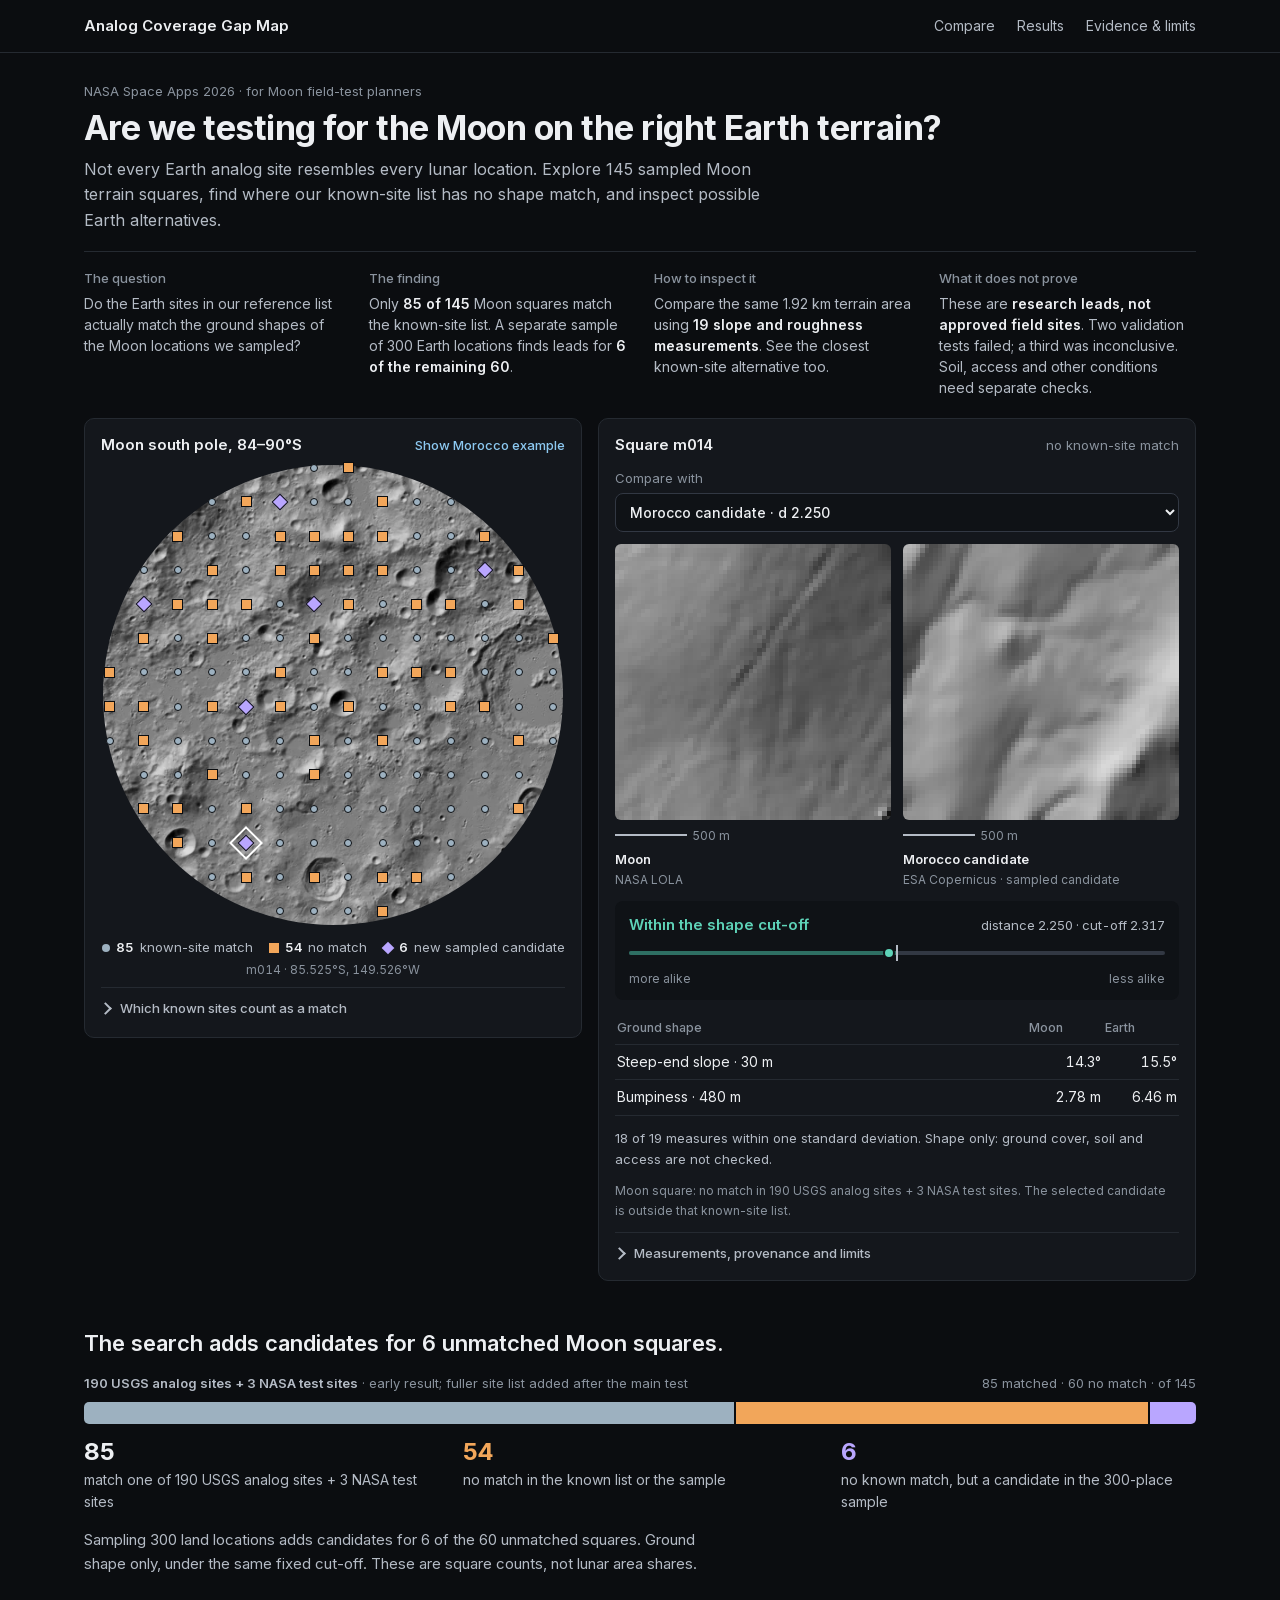
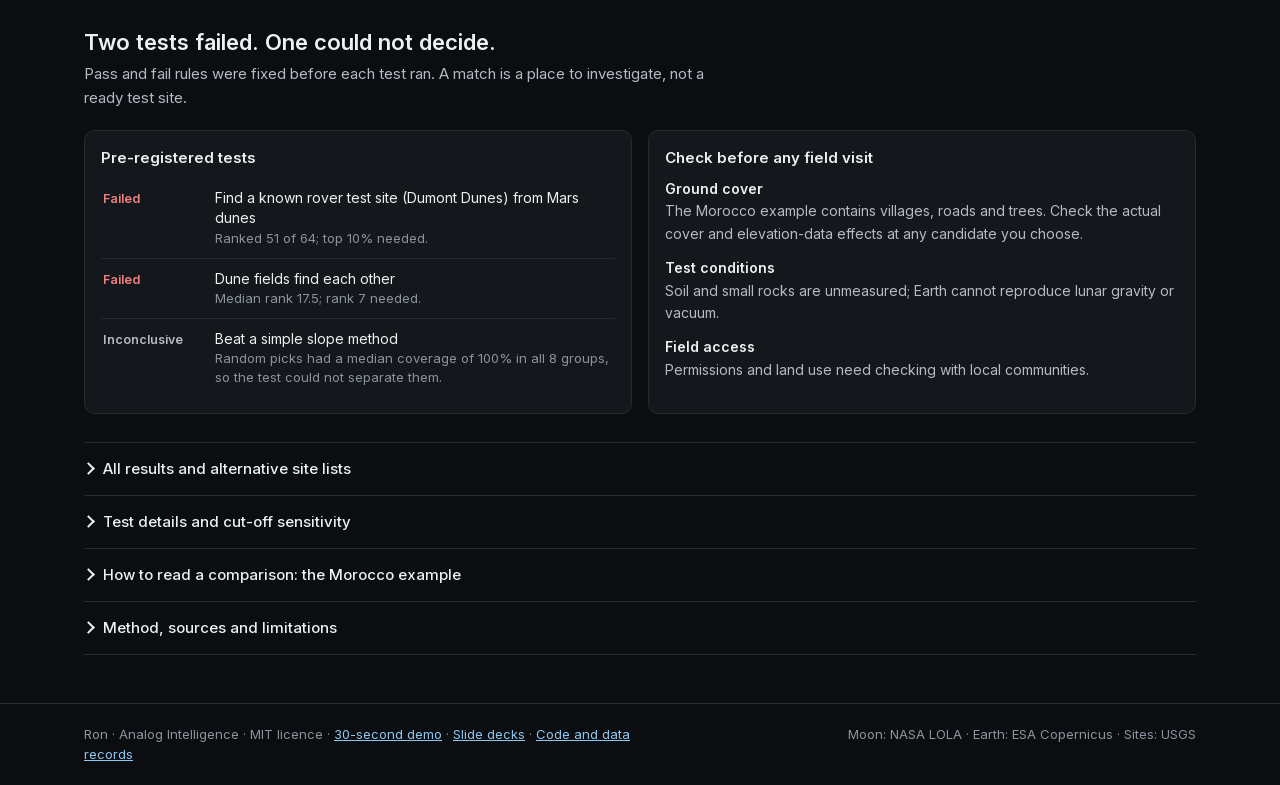
<file: web/index.html>
<!doctype html>
<!-- AI-assisted UI: OpenAI Codex (earlier layout) and Claude Code (v4 visual redesign). Existing terrain data and scientific method unchanged. -->
<html lang="en"><head><meta charset="utf-8"><meta name="viewport" content="width=device-width, initial-scale=1">
<title>Analog Coverage Gap Map — Explore Moon terrain</title>
<meta name="description" content="Choose a sampled lunar square and immediately compare Earth terrain candidates, measurements and limits.">
<link rel="preload" as="font" href="fonts/inter-latin.woff2" type="font/woff2" crossorigin>
<link rel="preload" as="fetch" href="data/display.json" crossorigin>
<link rel="preload" as="image" type="image/webp" href="data/lola_84S_hillshade-512.webp" imagesrcset="data/lola_84S_hillshade-512.webp 512w, data/lola_84S_hillshade-1024.webp 1024w, data/lola_84S_hillshade-1820.webp 1820w" imagesizes="(max-width: 700px) calc(100vw - 66px), 460px" fetchpriority="high">
<link rel="stylesheet" href="style.css?v=fast-map-1"></head><body>
<a class="skip" href="#map">Skip to the interactive Moon map</a>
<header class="nav"><div class="wrap"><a class="brand" href="#top">Analog Coverage Gap Map</a>
  <nav aria-label="Sections"><a href="#explore">Compare</a><a href="#results">Results</a><a class="evidence-link" href="#tested">Evidence &amp; limits</a></nav></div></header>
<main id="top">
<section class="hero" aria-labelledby="h1"><div class="wrap">
  <p class="eyebrow">NASA Space Apps 2026 · for Moon field-test planners</p>
  <h1 id="h1">Are we testing for the Moon on the right Earth terrain?</h1>
  <p class="lede">Not every Earth analog site resembles every lunar location. Explore 145 sampled Moon terrain squares, find where our known-site list has no shape match, and inspect possible Earth alternatives.</p>
</div></section>

<section class="brief-sec" aria-label="Summary"><div class="wrap"><div class="brief">
  <div><p class="label">The question</p><p>Do the Earth sites in our reference list actually match the ground shapes of the Moon locations we sampled?</p></div>
  <div><p class="label">The finding</p><p>Only <b>85 of 145</b> Moon squares match the known-site list. A separate sample of 300 Earth locations finds leads for <b>6 of the remaining 60</b>.</p></div>
  <div><p class="label">How to inspect it</p><p>Compare the same 1.92 km terrain area using <b>19 slope and roughness measurements</b>. See the closest known-site alternative too.</p></div>
  <div><p class="label">What it does not prove</p><p>These are <b>research leads, not approved field sites</b>. Two validation tests failed; a third was inconclusive. Soil, access and other conditions need separate checks.</p></div>
</div></div></section>

<section id="explore" class="workspace" aria-label="Interactive Moon to Earth terrain comparison"><div class="wrap">
  <div class="explore">
    <div class="mapbox">
      <div class="ph"><h2 class="ph-title">Moon south pole, 84–90°S</h2><button id="reset-example" type="button">Show Morocco example</button></div>
      <div id="map" class="map" role="group" tabindex="-1" aria-label="145 selectable Moon terrain squares" aria-describedby="map-keys">
        <picture><source type="image/webp" srcset="data/lola_84S_hillshade-512.webp 512w, data/lola_84S_hillshade-1024.webp 1024w, data/lola_84S_hillshade-1820.webp 1820w" sizes="(max-width: 700px) calc(100vw - 66px), 460px"><img src="data/lola_84S_hillshade.png" alt="Actual NASA LOLA shaded elevation of the lunar south polar region, 84–90°S" width="1820" height="1820" fetchpriority="high" decoding="async"></picture>
      </div>
      <div class="legend3" aria-label="Map legend"><span><i class="sym c"></i><b id="n-cov"></b> known-site match</span><span><i class="sym g"></i><b id="n-gap"></b> no match</span><span><i class="sym d"></i><b id="n-cand"></b> new sampled candidate</span></div>
      <p id="selection-status" class="selection-status" role="status" aria-live="polite">Loading terrain data…</p>
      <p id="map-keys" class="sr-only">Use the arrow keys to move between sampled squares. Tab moves to the Earth comparison.</p>
      <details class="settings">
        <summary>Which known sites count as a match</summary>
        <fieldset class="opts">
          <legend class="sr-only">Which known sites count as a match</legend>
          <label><input type="radio" name="set" value="K" checked> 190 USGS analog sites + 3 NASA test sites (default)</label>
          <label><input type="radio" name="set" value="union"> 29 USGS analog sites + 3 NASA test sites (smaller list)</label>
          <label><input type="radio" name="set" value="nasa"> 3 NASA test sites only</label>
          <label><input type="radio" name="set" value="allusgs"> 190 USGS analog sites only (added after the main test)</label>
          <label><input type="checkbox" id="historical"> original result (29 USGS analog sites only)</label>
        </fieldset>
        <p id="legend" class="setline"></p>
      </details>
    </div>
    <aside id="panel" class="panel" tabindex="-1" aria-label="Selected terrain comparison"><p class="muted">Loading comparison…</p></aside>
  </div>
</div></section>

<section id="results" aria-labelledby="res-h"><div class="wrap">
  <h2 id="res-h">The search adds candidates for 6 unmatched Moon squares.</h2>
  <div id="bars"></div>
</div></section>

<section id="tested" aria-labelledby="t-h"><div class="wrap">
  <h2 id="t-h">Two tests failed. One could not decide.</h2>
  <p class="lead">Pass and fail rules were fixed before each test ran. A match is a place to investigate, not a ready test site.</p>
  <div class="grid2">
    <div class="box"><h3>Pre-registered tests</h3><div id="test-summary"></div></div>
    <div class="box"><h3>Check before any field visit</h3>
      <div class="checks">
        <p><b>Ground cover</b>The Morocco example contains villages, roads and trees. Check the actual cover and elevation-data effects at any candidate you choose.</p>
        <p><b>Test conditions</b>Soil and small rocks are unmeasured; Earth cannot reproduce lunar gravity or vacuum.</p>
        <p><b>Field access</b>Permissions and land use need checking with local communities.</p>
      </div>
    </div>
  </div>

  <div class="more" id="details">
    <details class="disc"><summary>All results and alternative site lists</summary><div class="inner">
      <div id="other-bars"></div><div class="cards3" id="cands"></div>
      <details><summary>All sampled candidates with matches</summary><div id="cand-table"></div></details>
      <h3>Sampled NASA test-site windows</h3><div class="cards3" id="nasa"></div>
      <details><summary>Sites left out and why</summary><div id="nasa-ex"></div></details>
      <p class="footnote" id="res-foot"></p>
    </div></details>
    <details class="disc"><summary>Test details and cut-off sensitivity</summary><div class="inner">
      <div class="cards3" id="score"></div><div id="sens"></div>
    </div></details>
    <details id="worked-example" class="disc"><summary>How to read a comparison: the Morocco example</summary><div id="example" class="inner">
      <h3 id="ex-h">Morocco is a closer shape match for this Moon square.</h3>
      <p id="ex-lede"></p>
      <div class="trio" id="trio"></div>
      <p class="small shared-scale">NASA LOLA (Moon) and ESA Copernicus (Earth), shown at the same 1.92 km scale with simulated shading.</p>
      <div id="verdict" class="verdict"></div>
      <details class="disc"><summary>Inspect the measurements and comparison rule</summary><div class="inner"><p id="ex-foot"></p><div class="tablewrap" id="example-data"></div></div></details>
    </div></details>
    <details id="method" class="disc"><summary>Method, sources and limitations</summary><div class="inner">
      <div id="method-body"></div><h3>Limitations</h3><ul class="lim" id="limits"></ul>
    </div></details>
  </div>
</div></section>
</main><footer><div class="wrap"><p>Ron · Analog Intelligence · MIT licence · <a href="demo/">30-second demo</a> · <a href="slides/">Slide decks</a> · <a href="https://github.com/ronnieurhomie/analog-coverage-gap-map">Code and data records</a></p><p>Moon: NASA LOLA · Earth: ESA Copernicus · Sites: USGS</p></div></footer>
<script src="app.js"></script></body></html>
</file>
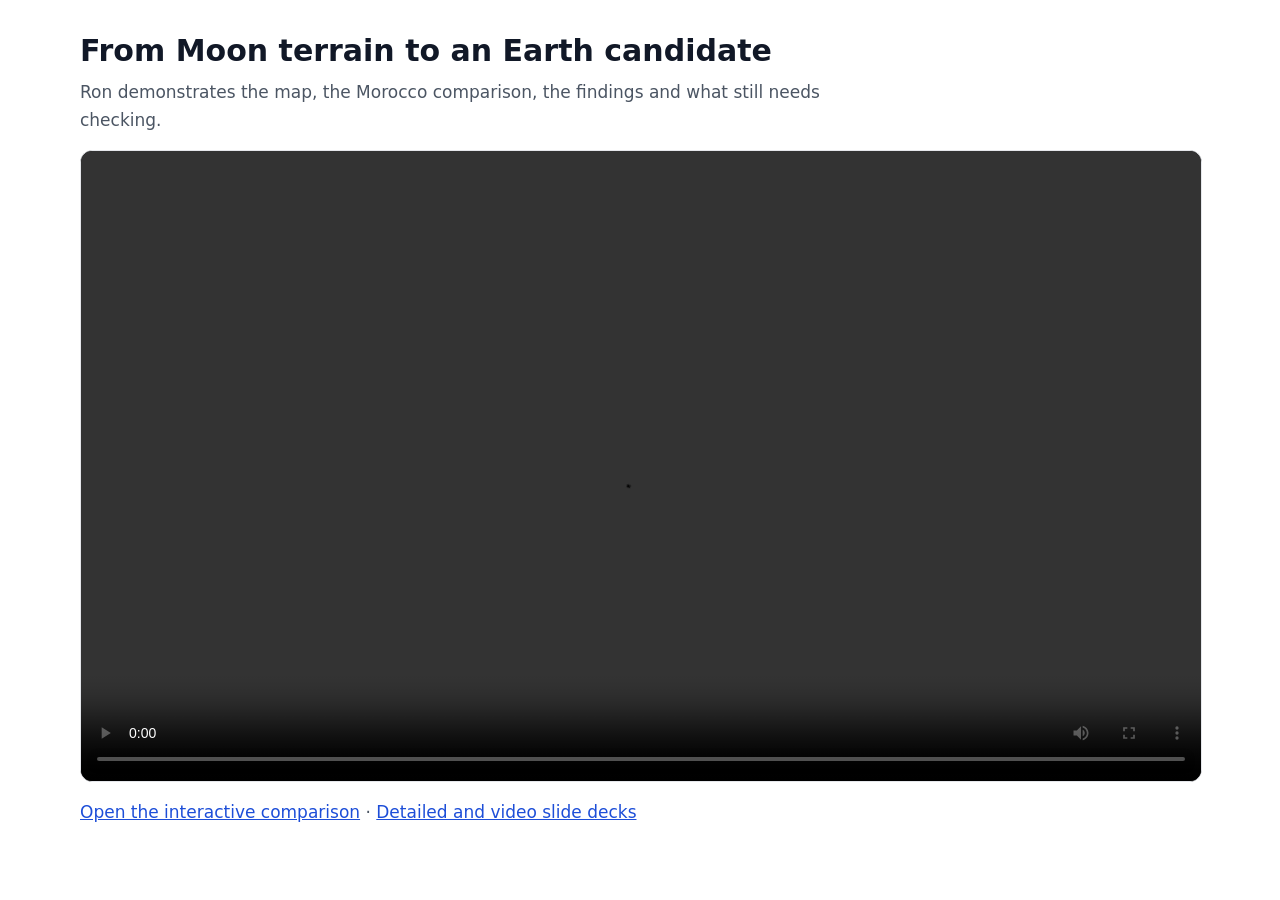
<file: web/demo/index.html>
<!doctype html>
<html lang="en">
<head>
<meta charset="utf-8">
<meta name="viewport" content="width=device-width, initial-scale=1">
<title>Analog Coverage Gap Map — 30-second demo</title>
<meta name="description" content="A 29.9-second demo with seven slides, real website interaction, Ron’s recorded narration and English captions.">
<style>
  :root { --text: #111827; --text-2: #4b5563; --accent: #1d4ed8; --bg: #ffffff; --border: #e5e7eb;
    font-family: system-ui, -apple-system, "Segoe UI", Roboto, "Helvetica Neue", Arial, sans-serif; }
  @media (prefers-color-scheme: dark) { :root { --text: #f3f4f6; --text-2: #c2c8d0; --accent: #8ab4ff; --bg: #0d1117; --border: #2f3641; } }
  body { margin: 0; background: var(--bg); color: var(--text); font-size: 17px; line-height: 28px; }
  main { max-width: 1120px; margin: 0 auto; padding: 32px 24px 48px; }
  h1 { font-size: 30px; line-height: 38px; margin: 0 0 8px; }
  p { color: var(--text-2); margin: 0 0 16px; max-width: 70ch; }
  video { width: 100%; height: auto; aspect-ratio: 16 / 9; border: 1px solid var(--border); border-radius: 12px; background: #000; display: block; }
  @media (max-width: 600px) { video { aspect-ratio: 4 / 3; object-fit: contain; } }
  a { color: var(--accent); } :focus-visible { outline: 3px solid #f59e0b; outline-offset: 2px; }
</style>
</head>
<body>
<main>
  <h1>From Moon terrain to an Earth candidate</h1>
  <p>Ron demonstrates the map, the Morocco comparison, the findings and what still needs checking.</p>
  <video controls preload="metadata" playsinline width="1920" height="1080" aria-label="29.9-second project demo with Ron’s narration and English captions">
    <source src="demo.mp4?v=abc55553e4" type="video/mp4">
    <track kind="captions" src="captions.vtt?v=03f5fa1786" srclang="en" label="English">
    Your browser cannot play this video. <a href="demo.mp4">Download demo.mp4</a>.
  </video>
  <p style="margin-top:16px"><a href="../">Open the interactive comparison</a> · <a href="../slides/">Detailed and video slide decks</a></p>
</main>
</body>
</html>
</file>
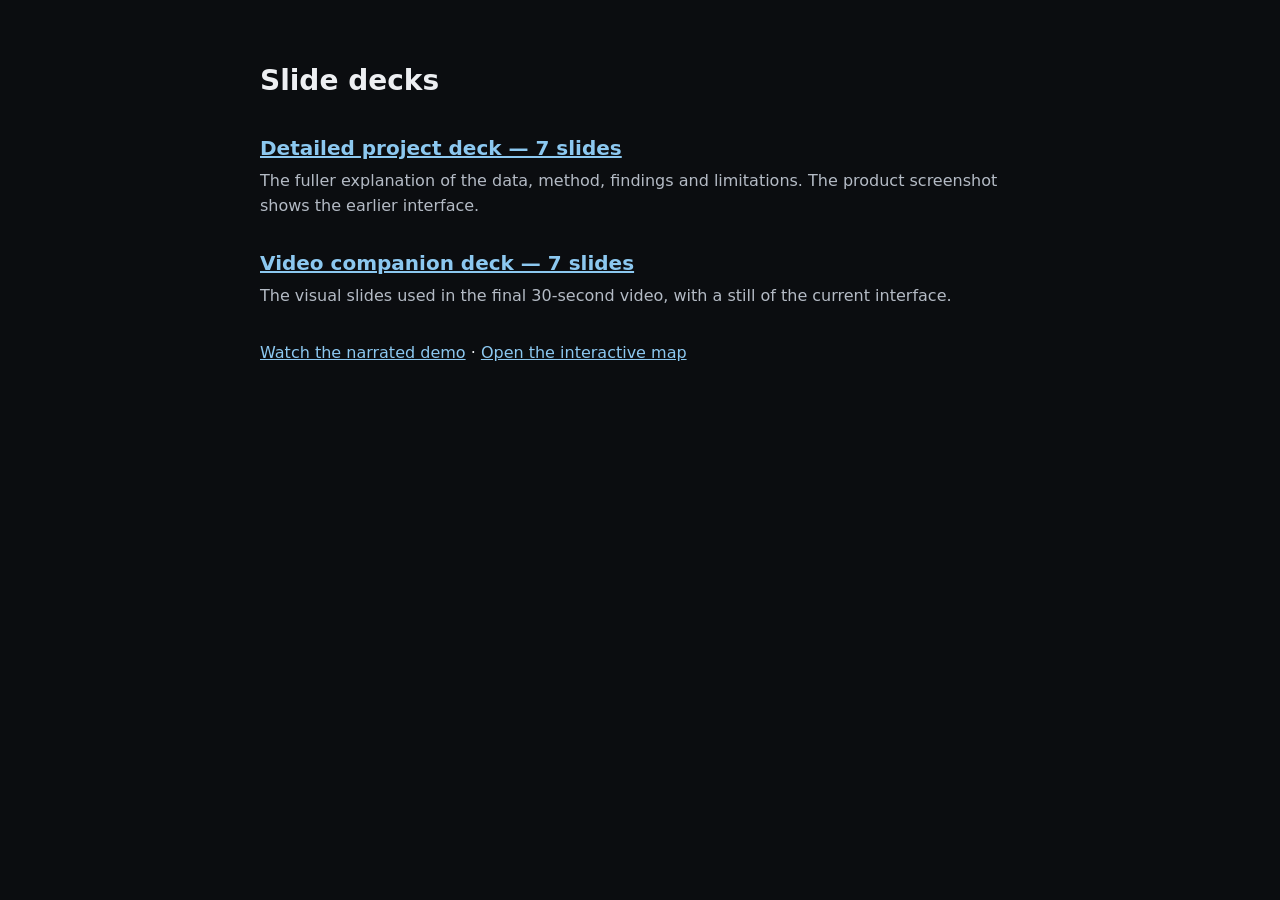
<file: web/slides/index.html>
<!doctype html>
<!-- AI-assisted supporting-material index: OpenAI Codex. -->
<html lang="en"><head><meta charset="utf-8"><meta name="viewport" content="width=device-width, initial-scale=1"><title>Slide decks — Analog Coverage Gap Map</title>
<style>:root{color-scheme:dark;font-family:system-ui,sans-serif;background:#0b0d10;color:#edeff2}body{max-width:760px;margin:0 auto;padding:40px 24px;line-height:1.6}h1{font-size:28px}h2{font-size:20px;margin:28px 0 4px}p{color:#b4bbc5;margin:0 0 16px}a{color:#8cc8f0}:focus-visible{outline:3px solid #f2a65a;outline-offset:4px}nav{margin-top:32px}</style></head><body>
<h1>Slide decks</h1>
<h2><a href="Analog-Coverage-Gap-Map-Detailed.pdf?v=20261115-clarity">Detailed project deck — 7 slides</a></h2>
<p>The fuller explanation of the data, method, findings and limitations. The product screenshot shows the earlier interface.</p>
<h2><a href="Analog-Coverage-Gap-Map.pdf?v=44434e6f7b">Video companion deck — 7 slides</a></h2>
<p>The visual slides used in the final 30-second video, with a still of the current interface.</p>
<nav><a href="../demo/">Watch the narrated demo</a> · <a href="../">Open the interactive map</a></nav>
</body></html>
</file>
<file: web/style.css>
/* AI assistance: Claude Code (original implementation and v4 visual redesign) and OpenAI Codex (earlier presentation revision). */
/* v4: neutral interface; colour appears only where it carries data (match, no match, new candidate, pass, fail). */
@font-face {
  font-family:Inter;
  font-style:normal;
  font-weight:100 900;
  font-display:swap;
  src:url("fonts/inter-latin.woff2") format("woff2");
}
:root {
  --bg:#0B0D10; --surface:#14171C; --surface-2:#0F1216; --raise:#1B1F26; --line:#252A31; --line-2:#323843;
  --text:#EDEFF2; --text-2:#B4BBC5; --dim:#8A939E;
  --accent:#8CC8F0; --focus:#8CC8F0;
  --matched:#9DB1C0; --nomatch:#F2A65A; --cand:#B9A6FF; --pass:#5ED3B8; --failed:#F08080; --inconclusive:#B4BBC5; --unverified:#B9A6FF;
  --font:Inter,ui-sans-serif,system-ui,-apple-system,"Segoe UI",Roboto,"Helvetica Neue",Arial,sans-serif;
  color-scheme:dark;
}
* { box-sizing:border-box; }
html { scroll-behavior:smooth; scroll-padding-top:64px; }
@media (prefers-reduced-motion: reduce) { html { scroll-behavior:auto; } }
body { margin:0; background:var(--bg); color:var(--text); font:400 15px/1.6 var(--font); -webkit-font-smoothing:antialiased; }
a { color:var(--accent); }
:focus-visible { outline:2px solid var(--focus); outline-offset:2px; border-radius:4px; }
p { margin:0 0 12px; max-width:72ch; }
h1, h2, h3, h4 { margin:0; text-wrap:balance; }
h2 { font-size:22px; line-height:1.3; font-weight:600; }
h3 { font-size:15px; line-height:1.4; font-weight:600; margin-bottom:10px; }
.skip { position:absolute; left:-999px; } .skip:focus { left:8px; top:8px; z-index:40; background:var(--bg); padding:8px; }
.wrap { max-width:1160px; margin:0 auto; padding-left:max(24px, env(safe-area-inset-left, 0px)); padding-right:max(24px, env(safe-area-inset-right, 0px)); }
.small, .muted { font-size:13px; line-height:1.5; color:var(--dim); }
.id { font-size:12px; color:var(--dim); font-variant-numeric:tabular-nums; }
.label { font-size:13px; font-weight:500; color:var(--dim); margin:0; }
.sr-only { position:absolute; width:1px; height:1px; padding:0; margin:-1px; overflow:hidden; clip:rect(0,0,0,0); white-space:nowrap; border:0; }
.lead { color:var(--text-2); margin-top:6px; }
.footnote { font-size:13px; color:var(--dim); margin-top:16px; max-width:none; }

/* nav */
.nav { position:sticky; top:0; z-index:30; background:var(--bg); border-bottom:1px solid var(--line); }
.nav .wrap { display:flex; align-items:center; gap:24px; height:52px; }
.brand { font-weight:600; color:var(--text); text-decoration:none; white-space:nowrap; }
.nav nav { display:flex; gap:22px; margin-left:auto; font-size:14px; }
.nav nav a { color:var(--text-2); text-decoration:none; white-space:nowrap; }
.nav nav a:hover { color:var(--text); }

/* 1 · what this is */
.hero { padding:28px 0 0; }
.eyebrow { font-size:13px; color:var(--dim); margin:0 0 6px; }
.hero h1 { font-size:clamp(26px, 2.8vw, 34px); line-height:1.2; font-weight:700; letter-spacing:-.015em; }
.lede { font-size:16px; color:var(--text-2); margin:8px 0 0; max-width:72ch; }

/* 2 · what they found, in four answers */
.brief-sec { padding:18px 0 20px; }
.brief { display:grid; grid-template-columns:repeat(4, minmax(0,1fr)); gap:28px; padding-top:16px; border-top:1px solid var(--line); }
.brief div { display:grid; gap:4px; align-content:start; }
.brief p:not(.label) { font-size:14px; line-height:1.5; color:var(--text-2); margin:0; }
.brief b { color:var(--text); font-weight:600; }

/* 3 · try it */
.workspace { padding-bottom:8px; }
.explore { display:grid; grid-template-columns:minmax(0,5fr) minmax(0,6fr); gap:16px; align-items:start; }
.mapbox, .panel, .box { background:var(--surface); border:1px solid var(--line); border-radius:10px; padding:16px; min-width:0; }
.ph { display:flex; justify-content:space-between; align-items:baseline; gap:12px; margin-bottom:10px; }
.ph-title { font-size:15px; font-weight:600; }
#reset-example { font:500 13px var(--font); color:var(--accent); background:none; border:0; padding:2px 0; cursor:pointer; white-space:nowrap; }
.map { position:relative; width:min(100%, clamp(260px, calc(100svh - 430px), 460px)); aspect-ratio:1; margin:0 auto; isolation:isolate; }
.map img { width:100%; height:100%; display:block; border-radius:50%; object-fit:fill; }
.pt { position:absolute; width:11px; height:11px; margin:-5.5px 0 0 -5.5px; padding:0; border:1px solid var(--bg); cursor:pointer; z-index:2; }
.pt::before { content:""; position:absolute; inset:-6px; }
.pt.covered { width:8px; height:8px; margin:-4px 0 0 -4px; background:var(--matched); border-radius:50%; }
.pt.gap { background:var(--nomatch); }
.pt.cand { width:12px; height:12px; margin:-6px 0 0 -6px; background:var(--cand); transform:rotate(45deg); }
.pt:hover { outline:2px solid #fff; outline-offset:2px; }
.pt[aria-pressed="true"] { outline:2px solid #fff; outline-offset:4px; z-index:4; }
.legend3 { display:flex; flex-wrap:wrap; justify-content:center; gap:4px 16px; margin:12px 0 2px; font-size:13px; color:var(--text-2); }
.legend3 span { display:inline-flex; align-items:center; gap:6px; }
.legend3 b { color:var(--text); font-weight:600; font-variant-numeric:tabular-nums; }
.sym { display:inline-block; width:10px; height:10px; }
.sym.c { width:8px; height:8px; background:var(--matched); border-radius:50%; } .sym.g { background:var(--nomatch); } .sym.d { background:var(--cand); transform:rotate(45deg) scale(.9); }
.selection-status { text-align:center; font-size:12px; color:var(--dim); margin:2px auto 0; font-variant-numeric:tabular-nums; }
.settings { margin-top:8px; border-top:1px solid var(--line); }
.settings > summary { font-size:13px; font-weight:500; color:var(--text-2); padding:10px 0 2px; }
.settings .opts { border:0; margin:0; padding:8px 0 4px; display:grid; gap:4px; font-size:13px; color:var(--text-2); }
.settings label { display:flex; gap:8px; align-items:center; min-height:28px; }
.setline { font-size:12px; color:var(--dim); margin:6px 0 0; max-width:none; }

/* comparison panel: question → answer → numbers → pictures → limits */
.panel { display:flex; flex-direction:column; gap:12px; }
.panel > * { margin:0; }
.panel-top { order:0; display:flex; justify-content:space-between; align-items:baseline; gap:12px; }
.panel-top h2 { font-size:15px; font-weight:600; }
.panel-top .state { font-size:13px; color:var(--dim); }
.back-to-map { display:none; }
.choose { order:1; display:grid; gap:4px; }
.choose label { font-size:13px; color:var(--dim); }
#earth-choice { width:100%; font:500 14px/1.4 var(--font); color:var(--text); background:var(--surface-2); border:1px solid var(--line-2); border-radius:8px; padding:9px 10px; }
.verdictbox { order:3; display:grid; gap:8px; padding:12px 14px; border-radius:8px; background:var(--surface-2); }
.verdictline { display:flex; justify-content:space-between; align-items:baseline; gap:12px; flex-wrap:wrap; margin:0; max-width:none; }
.verdictline strong { font-size:15px; font-weight:600; color:var(--pass); }
.verdictline.out strong { color:var(--nomatch); }
.verdictline span { font-size:13px; color:var(--text-2); font-variant-numeric:tabular-nums; }
.ruler { position:relative; height:16px; }
.ruler .track { position:absolute; left:0; right:0; top:6px; height:4px; border-radius:2px; background:var(--line-2); }
.ruler .zone { position:absolute; left:0; top:6px; height:4px; border-radius:2px; background:#2E6F63; }
.ruler .cut { position:absolute; top:0; width:2px; height:16px; margin-left:-1px; background:var(--text-2); }
.ruler .dot { position:absolute; top:2px; width:12px; height:12px; margin-left:-6px; border-radius:50%; background:var(--pass); border:2px solid var(--surface-2); }
.ruler.out .dot { background:var(--nomatch); }
.rlab { display:flex; justify-content:space-between; font-size:12px; color:var(--dim); }
.metric-table { order:4; }
.metric-table table { font-size:14px; }
.metric-table th, .metric-table td { padding:7px 2px; }
.metric-table thead th { font-size:12.5px; font-weight:500; color:var(--dim); }
.metric-table td { text-align:right; width:76px; font-variant-numeric:tabular-nums; }
.metric-table tbody th { font-weight:400; color:var(--text); }
.pair { order:5; display:grid; grid-template-columns:1fr 1fr; gap:12px; }
.pair figure { margin:0; min-width:0; }
.pair img { width:100%; height:auto; aspect-ratio:1; display:block; border-radius:6px; image-rendering:pixelated; }
.pair figcaption { font-size:13px; font-weight:600; margin-top:4px; }
.pair figcaption span { display:block; font-size:12px; font-weight:400; color:var(--dim); }
.scale { display:flex; align-items:center; gap:6px; margin-top:6px; font-size:12px; color:var(--dim); }
.scale i { display:block; height:2px; width:26.04%; background:var(--text-2); }
.panel .note { order:6; font-size:13px; color:var(--text-2); }
.scope-line { order:7; font-size:12px; color:var(--dim); max-width:none; }
.panel-details { order:8; border-top:1px solid var(--line); }
.panel-details > summary { font-size:13px; font-weight:500; color:var(--text-2); padding:10px 0 0; }
.panel .card { border:0; padding:0; margin:8px 0 0; font-size:13px; line-height:1.55; color:var(--text-2); }
.panel .card h4 { font-size:13px; color:var(--text); margin:10px 0 2px; } .panel .card h4:first-child { margin-top:0; }
.panel .card ul { margin:0; padding-left:18px; }
.panel .card details > summary { font-size:13px; color:var(--accent); padding:4px 0; }
.panel.updated .pair { animation:comparison-in .18s ease-out; }
@keyframes comparison-in { from { opacity:.6; } to { opacity:1; } }
@media (min-height: 900px) { .pair { order:2; } }

/* 4 · results */
section#results, section#tested { padding:40px 0 0; }
#bars { margin-top:16px; }
.barrow .bl { display:flex; justify-content:space-between; gap:12px; flex-wrap:wrap; font-size:13px; color:var(--dim); margin-bottom:8px; }
.barrow .bl strong { color:var(--text-2); font-weight:600; }
.bar { display:flex; gap:2px; height:22px; border-radius:5px; overflow:hidden; }
.bar.small { height:10px; }
.bar .cov { background:var(--matched); } .bar .gap { background:var(--nomatch); } .bar .cand { background:var(--cand); }
.rows { display:grid; grid-template-columns:repeat(3, minmax(0,1fr)); gap:24px; margin-top:14px; }
.rows div { display:grid; gap:2px; align-content:start; }
.rows b { font-size:24px; line-height:1.2; font-weight:700; font-variant-numeric:tabular-nums; }
.rows span { font-size:14px; color:var(--text-2); }
#bars > p { color:var(--text-2); margin-top:14px; }

/* 5 · can I trust it */
.grid2 { display:grid; grid-template-columns:minmax(0,1fr) minmax(0,1fr); gap:16px; margin-top:20px; }
.tt { width:100%; border-collapse:collapse; font-size:14px; }
.tt td { padding:10px 2px; border-bottom:1px solid var(--line); vertical-align:top; }
.tt tr:last-child td { border-bottom:0; }
.tt td:first-child { width:112px; }
.st { font-size:12.5px; font-weight:600; }
.st.failed { color:var(--failed); } .st.inconclusive { color:var(--inconclusive); }
.tt .r { display:block; color:var(--dim); font-size:13px; }
.checks { display:grid; gap:12px; font-size:14px; color:var(--text-2); }
.checks p { margin:0; } .checks b { display:block; color:var(--text); font-weight:600; }

/* details: everything behind the numbers */
.more { margin-top:28px; border-top:1px solid var(--line); }
details > summary { cursor:pointer; list-style:none; display:flex; align-items:center; gap:10px; }
details > summary::-webkit-details-marker { display:none; }
details > summary::before { content:""; width:7px; height:7px; border-right:2px solid currentColor; border-bottom:2px solid currentColor; transform:rotate(-45deg); transition:transform .15s; flex:none; }
details[open] > summary::before { transform:rotate(45deg); }
@media (prefers-reduced-motion: reduce) { details > summary::before { transition:none; } }
.disc { border-bottom:1px solid var(--line); }
.disc > summary { padding:14px 0; font-size:15px; font-weight:500; color:var(--text); }
.disc > summary:hover { color:var(--accent); }
.disc .inner { padding:0 0 20px; color:var(--text-2); }
.disc .inner .disc { border-bottom:0; } .disc .inner .disc > summary { font-size:14px; padding:8px 0; }
.inner details > summary { font-size:14px; font-weight:500; color:var(--accent); padding:8px 0; }
.inner h3 { margin-top:18px; color:var(--text); }
.cards3 { display:grid; grid-template-columns:repeat(3, minmax(0,1fr)); gap:12px; margin:16px 0; }
.cardx { background:var(--surface); border:1px solid var(--line); border-radius:10px; padding:14px; font-size:14px; }
.cardx .big { font-size:26px; line-height:1.2; font-weight:700; color:var(--text); font-variant-numeric:tabular-nums; }
.cardx h3 { margin:6px 0; }
.cardx p { font-size:14px; }
.pill { display:inline-block; font-size:12px; line-height:1; font-weight:600; padding:4px 8px; border-radius:999px; border:1px solid currentColor; vertical-align:middle; }
.pill.failed { color:var(--failed); } .pill.inconclusive { color:var(--inconclusive); } .pill.unverified { color:var(--unverified); }
.pill.matched { color:var(--matched); } .pill.nomatch { color:var(--nomatch); } .pill.neutral { color:var(--text-2); }
.chip { display:inline-block; font-size:12px; line-height:18px; padding:1px 8px; border-radius:999px; border:1px solid var(--line-2); color:var(--text-2); white-space:nowrap; }
table { border-collapse:collapse; width:100%; font-size:14px; line-height:1.45; }
th, td { border-bottom:1px solid var(--line); padding:8px; text-align:left; vertical-align:top; }
th { color:var(--text-2); font-weight:600; } .tablewrap { overflow-x:auto; }
figure.chart { margin:16px 0; } figure.chart img { max-width:100%; height:auto; border-radius:8px; background:#fff; }
.trio { display:grid; grid-template-columns:repeat(3, minmax(0,1fr)); gap:12px; margin:16px 0 8px; }
.imgcard { margin:0; background:var(--surface); border:1px solid var(--line); border-radius:10px; padding:12px; }
.imgcard img { width:100%; height:auto; aspect-ratio:1; display:block; border-radius:6px; image-rendering:pixelated; }
.imgcard figcaption { display:grid; gap:2px; margin-top:8px; font-size:14px; }
.result.yes { color:var(--pass); } .result.no { color:var(--nomatch); }
.verdict { margin-top:16px; } .verdict table { max-width:720px; }
.lim { padding-left:20px; } .lim li { margin-bottom:6px; max-width:75ch; }
footer { margin-top:48px; border-top:1px solid var(--line); padding:20px 0; font-size:13px; color:var(--dim); }
footer .wrap { display:flex; flex-wrap:wrap; gap:8px 24px; justify-content:space-between; }
footer p { margin:0; }

/* responsive */
@media (max-width: 960px) {
  .brief { grid-template-columns:1fr 1fr; gap:16px 24px; }
  .cards3, .trio { grid-template-columns:1fr 1fr; }
}
@media (max-width: 860px) {
  .explore, .grid2 { grid-template-columns:minmax(0,1fr); }
  .map { width:min(100%, 460px); }
}
@media (max-width: 700px) {
  .wrap { padding-left:max(16px, env(safe-area-inset-left, 0px)); padding-right:max(16px, env(safe-area-inset-right, 0px)); }
  .nav nav a:not(.evidence-link) { display:none; }
  .hero { padding-top:20px; }
  .hero h1 { font-size:26px; }
  .lede { font-size:15px; }
  /* On a phone the map comes first; the four answers follow it. */
  main { display:flex; flex-direction:column; }
  .hero { order:0; } #explore { order:1; } .brief-sec { order:2; padding-top:28px; } #results { order:3; } #tested { order:4; }
  .hero { padding-bottom:16px; }
  .brief, .rows, .cards3, .trio { grid-template-columns:minmax(0,1fr); }
  .back-to-map { display:inline-block; order:-1; flex-basis:100%; text-align:left; background:none; border:0; padding:0; color:var(--accent); font:inherit; font-size:13px; cursor:pointer; }
  .panel-top, .ph { flex-wrap:wrap; }
  .panel-top h2, .ph-title { white-space:nowrap; }
  .pt { width:12px; height:12px; margin:-6px 0 0 -6px; }
  .pt.covered { width:9px; height:9px; margin:-4.5px 0 0 -4.5px; }
  .pt.cand { width:13px; height:13px; margin:-6.5px 0 0 -6.5px; }
}
@media (prefers-reduced-motion: reduce) { .panel.updated .pair { animation:none; } }
</file>
